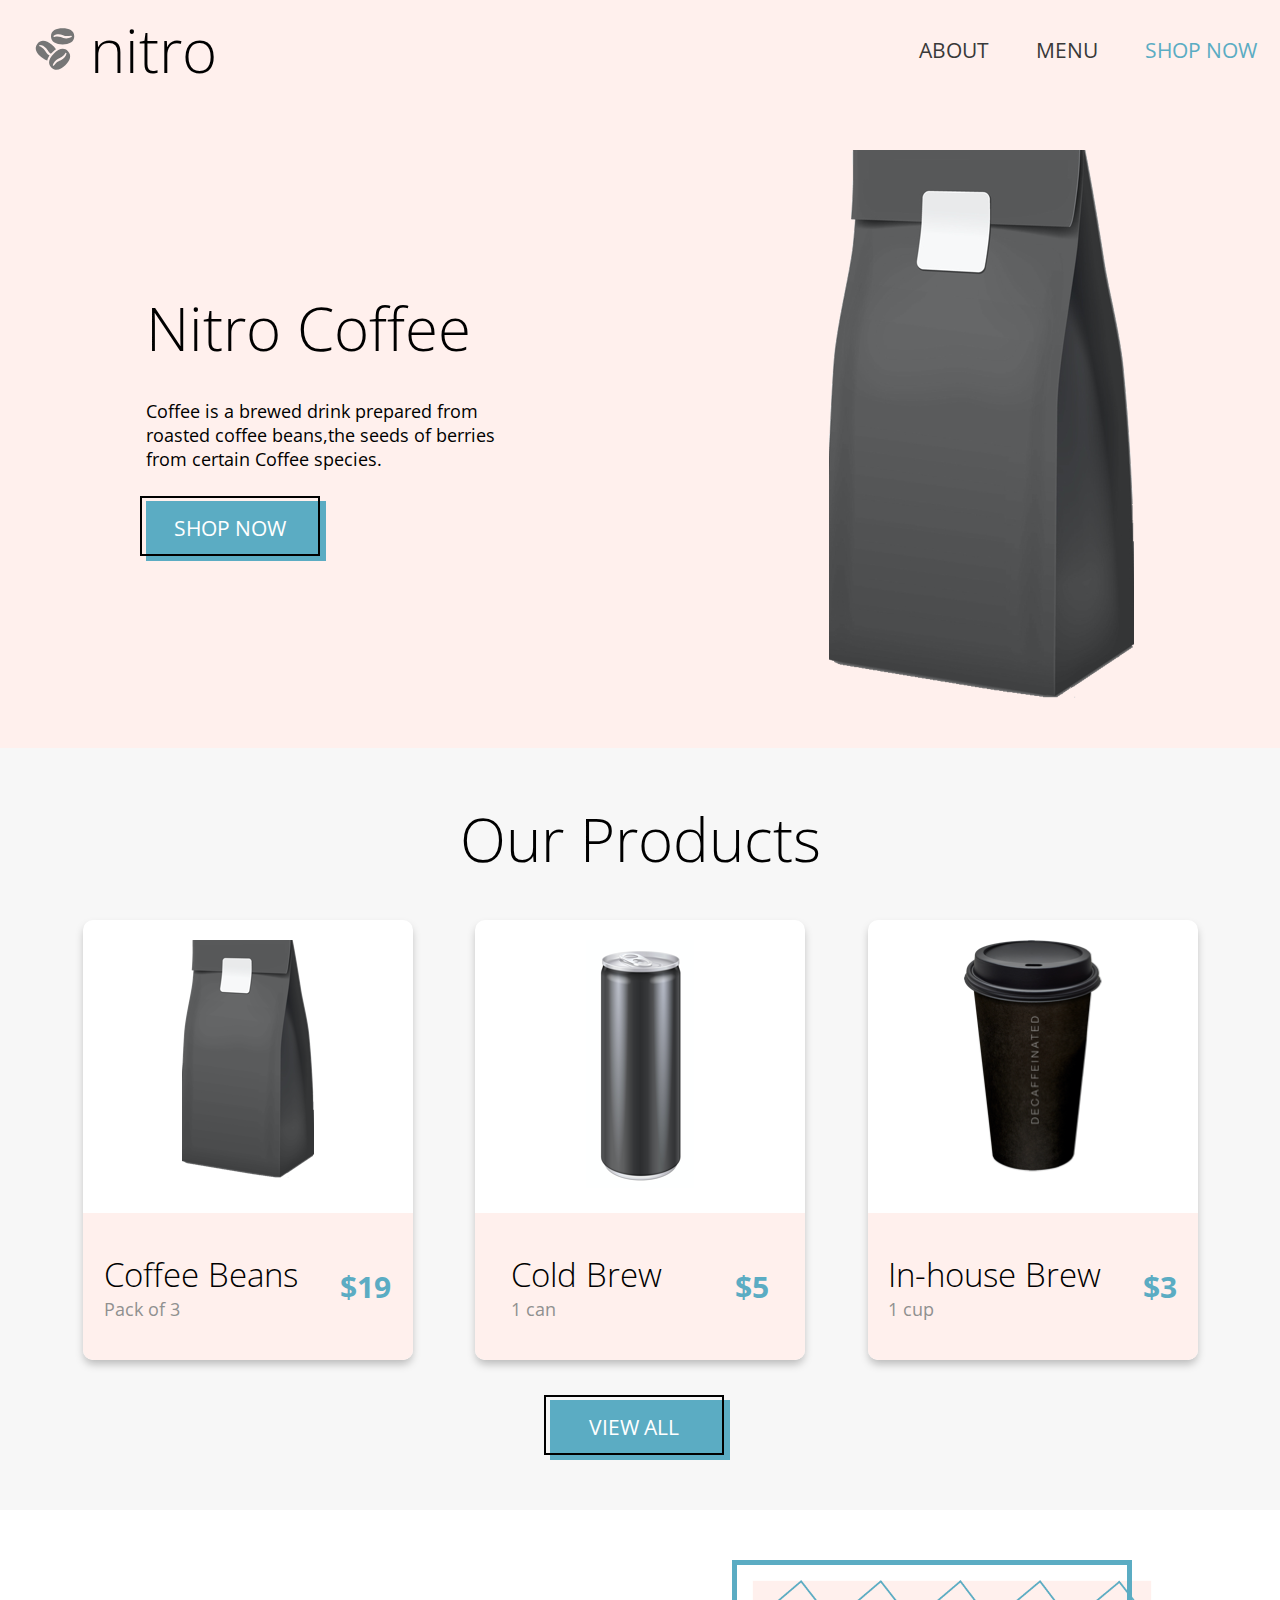
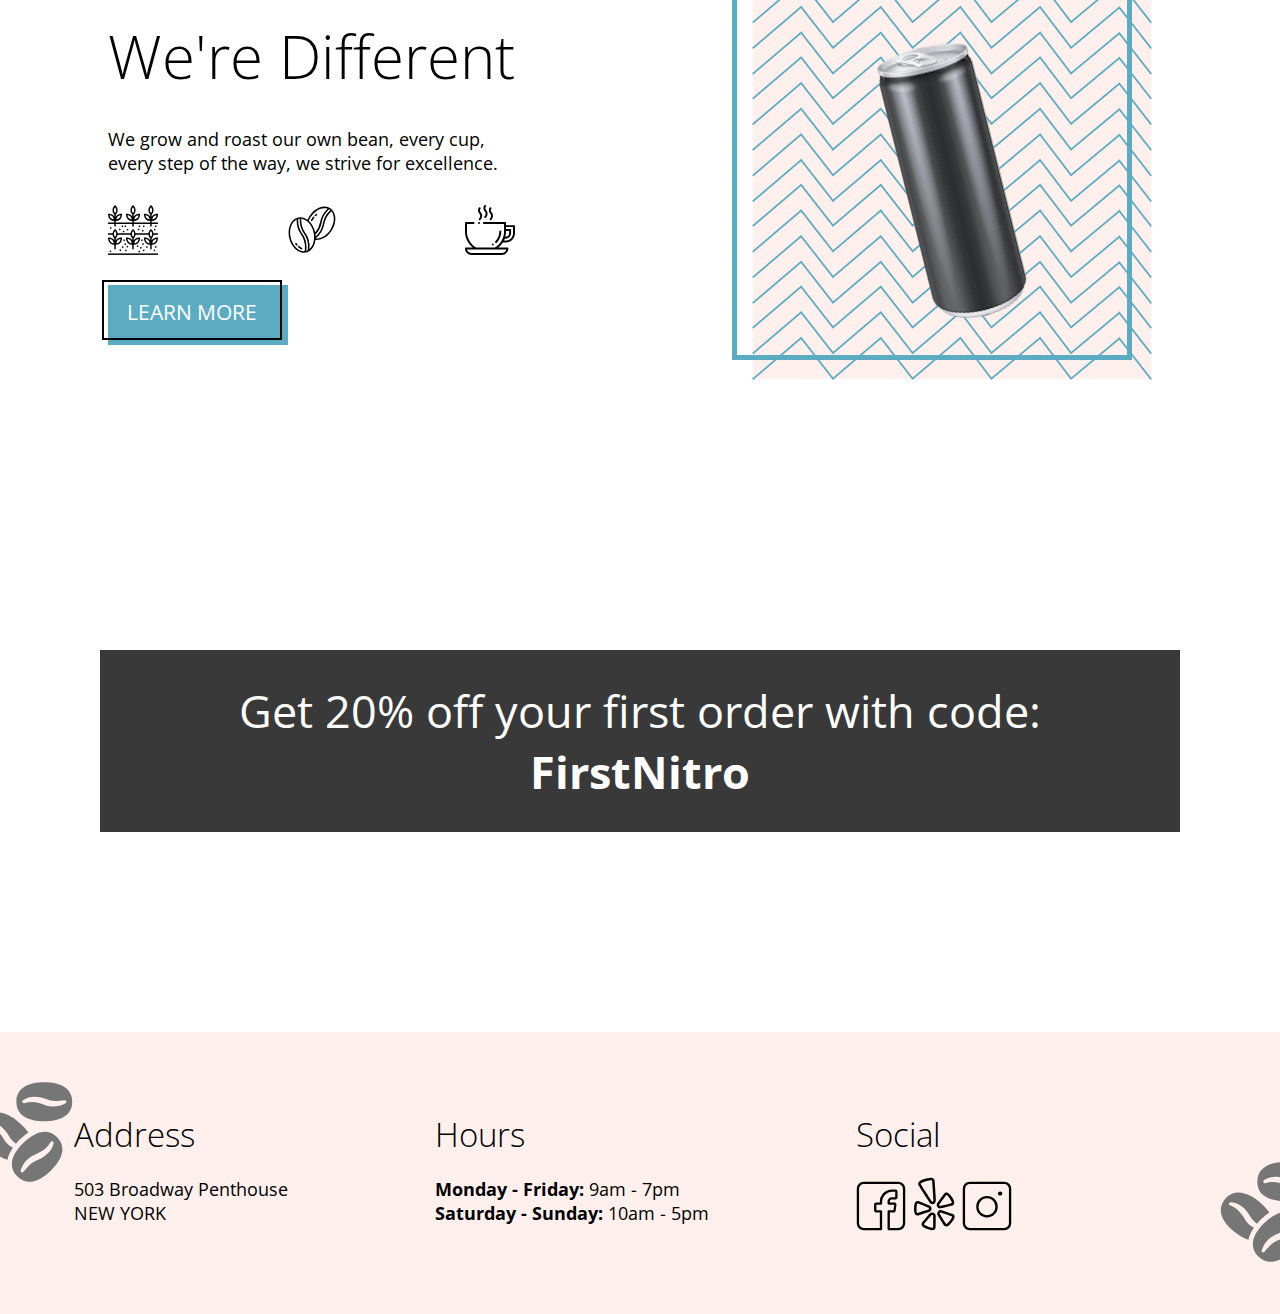
<file: index.html>
<!DOCTYPE html>
<html lang="en">
  <head>
    <meta charset="UTF-8" />
    <meta name="viewport" content="width=device-width, initial-scale=1.0" />
    <link
      href="https://fonts.googleapis.com/css2?family=Open+Sans:ital,wght@0,300;0,400;0,600;0,700;1,400&display=swap"
      rel="stylesheet"
    />
    <link rel="stylesheet" href="./scss/landing.css" />
    <title>Coffee Shop - Home</title>
  </head>
  <body>
    <header class="header">
      <div class="header__left">
        <a href="../index.html">
          <img
            class="header__icon"
            src="../assets/logos/coffee-beans-logo-and-footer.svg"
            alt="header icon"
          />
        </a>
        <h1>nitro</h1>
      </div>
      <nav class="header__nav">
        <ul class="header__items">
          <li>
            <a class="header__link--black" href="./index.html"> ABOUT </a>
          </li>
          <li>
            <a class="header__link--black" href="./pages/menu.html"> MENU </a>
          </li>
          <li>
            <a class="header__link--blue" href="./pages/menu.html">
              SHOP NOW
            </a>
          </li>
        </ul>
      </nav>
    </header>

    <section class="section">
      <div>
        <h2 class="label-left">Nitro Coffee</h2>
        <p class="section__text">
          Coffee is a brewed drink prepared from roasted coffee beans,the seeds
          of berries from certain Coffee species.
        </p>
        <div class="button">
          <a href="./pages/menu.html" class="button__link"></a>
          <div class="button__border">SHOP NOW</div>
        </div>
      </div>

      <img src="./assets/images/coffeebeans-hero.png" alt="coffee bag" />
    </section>

    <section class="product">
      <h2>Our Products</h2>
      <div class="card-container">
        <div class="card">
          <img src="./assets/images/coffeebeans.png" alt="coffee beans" />
          <div class="card__pink">
            <div>
              <h3>Coffee Beans</h3>
              <span class="card__bottom">Pack of 3</span>
            </div>
            <div class="price">$19</div>
          </div>
        </div>

        <div class="card">
          <img src="./assets/images/coldbrew.png" alt="cold brew" />
          <div class="card__pink">
            <div>
              <h3>Cold Brew</h3>
              <span class="card__bottom">1 can</span>
            </div>
            <div class="price">$5</div>
          </div>
        </div>

        <div class="card">
          <img src="./assets/images/inhousebrew.png" alt="in-house brew" />
          <div class="card__pink">
            <div>
              <h3>In-house Brew</h3>
              <span class="card__bottom">1 cup</span>
            </div>
            <div class="price">$3</div>
          </div>
        </div>
      </div>
      <div class="button">
        <a href="./pages/menu.html" class="button__link"></a>
        <div class="button__border">VIEW ALL</div>
      </div>
    </section>

    <section class="learnmore">
      <div class="learnmore__left">
        <h2 class="label-left">We're Different</h2>
        <p class="section__text">
          We grow and roast our own bean, every cup, every step of the way, we
          strive for excellence.
        </p>

        <div class="icon-container">
          <img class="icon" src="./assets/logos/planting.svg" alt="planting" />
          <img
            class="icon"
            src="./assets/logos/coffee-beans.svg"
            alt="coffee beans"
          />
          <img
            class="icon"
            src="./assets/logos/coffee-cup.svg"
            alt="coffee cup"
          />
        </div>
        <div class="button">
          <a href="./index.html" class="button__link"></a>
          <div class="button__border">LEARN MORE</div>
        </div>
      </div>
      <div class="learnmore__right">
        <img
          class="learnmore__right-img"
          src="./assets/images/tiltedcan.png"
          alt="drink"
        />
        <div class="learnmore__right-border"></div>
      </div>
    </section>

    <div class="discount">
      <p class="discount__text">
        Get 20% off your first order with code:
        <span class="bold">FirstNitro</span>
      </p>
    </div>

    <footer class="footer">
      <div>
        <h3 class="label-left">Address</h3>
        <p class="text">503 Broadway Penthouse</p>
        <p class="text">NEW YORK</p>
      </div>

      <div>
        <h3 class="label-left">Hours</h3>
        <p class="text"><span class="bold">Monday - Friday:</span> 9am - 7pm</p>
        <p class="text">
          <span class="bold">Saturday - Sunday:</span> 10am - 5pm
        </p>
      </div>

      <div>
        <h3 class="label-left">Social</h3>
        <span class="icons">
          <a href="https://www.facebook.com/"
            ><img
              class="icon"
              src="./assets/logos/Facebook-Icon.svg"
              alt="facebook"
          /></a>
          <a href="https://www.yelp.com/"
            ><img class="icon" src="./assets/logos/Yelp-Icon.svg" alt="yelp"
          /></a>
          <a href="https://www.instagram.com/"
            ><img
              class="icon"
              src="./assets/logos/Instagram-Icon.svg"
              alt="instagram"
          /></a>
        </span>
      </div>
      <img
        class="footer__background--left"
        src="./assets/logos/coffee-beans-logo-and-footer.svg"
        alt="coffee"
      />
      <img
        class="footer__background--right"
        src="./assets/logos/coffee-beans-logo-and-footer.svg"
        alt="coffee"
      />
    </footer>
  </body>
</html>
</file>
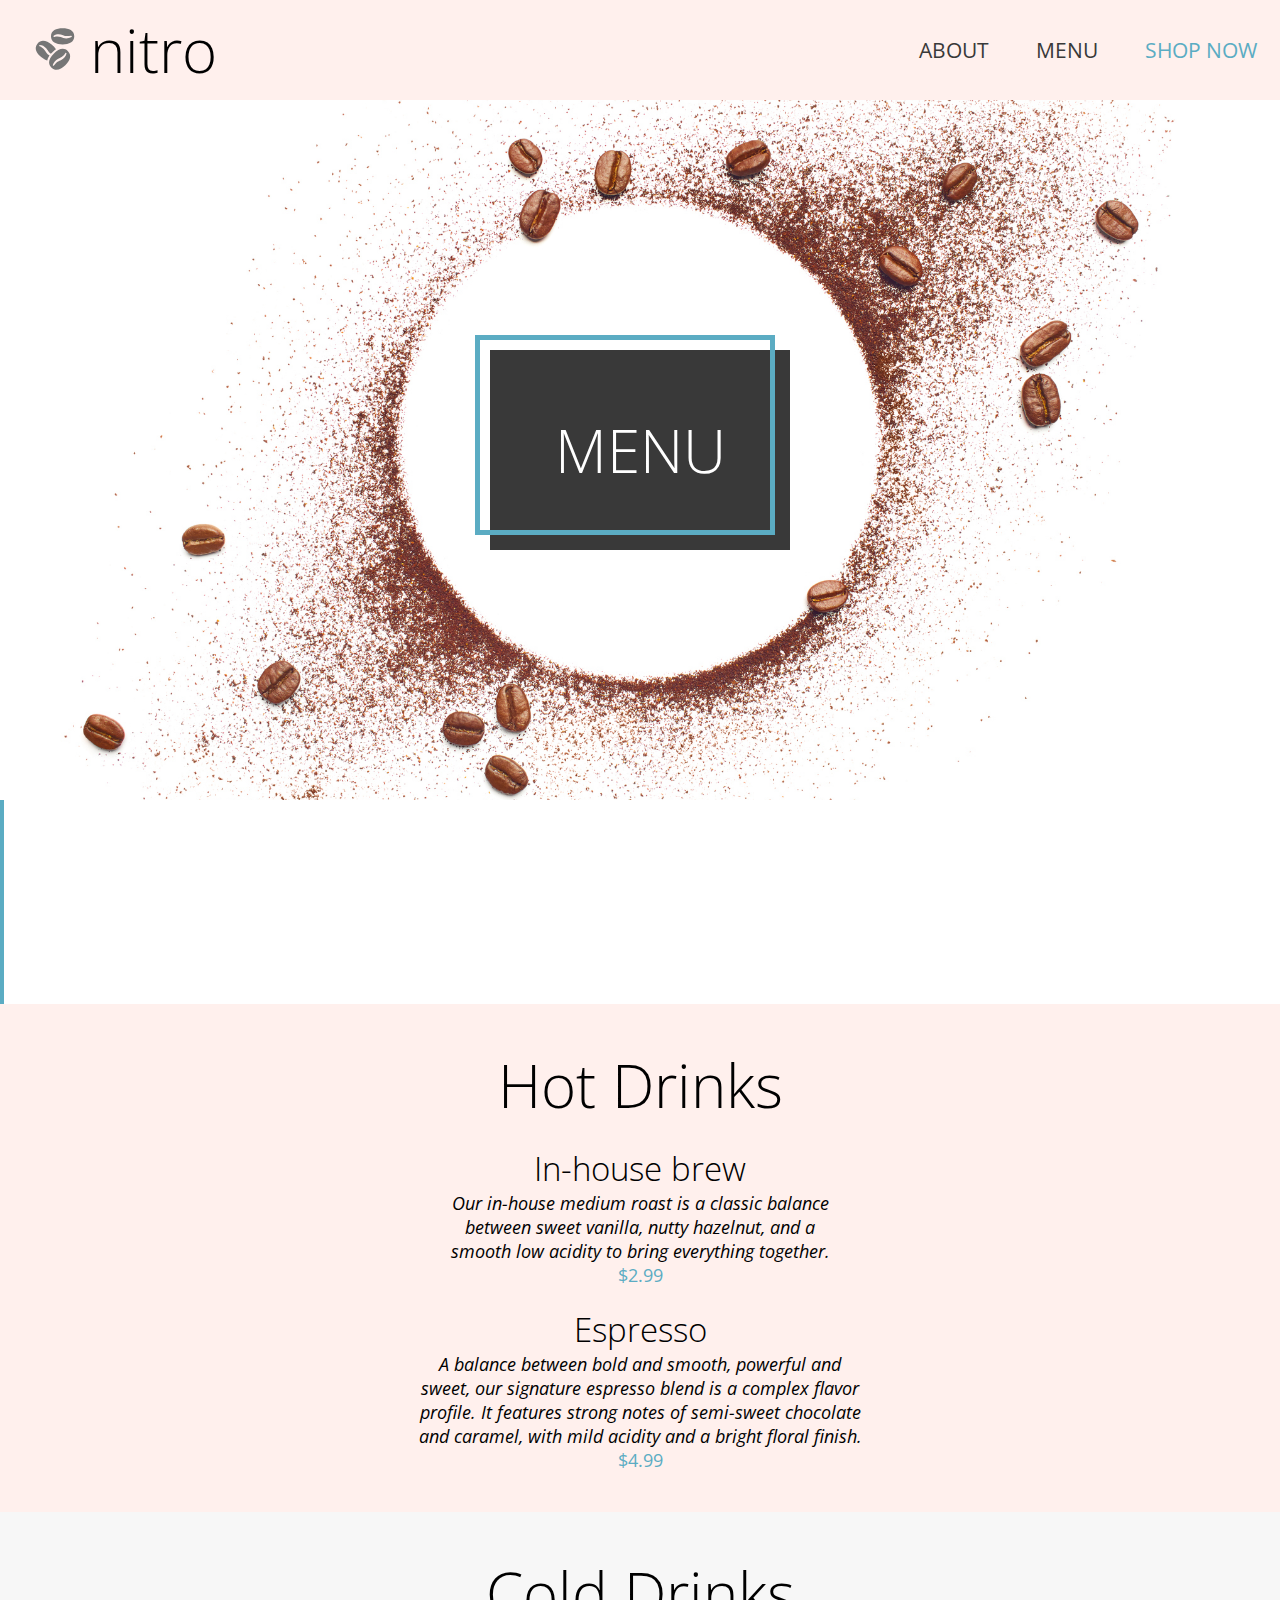
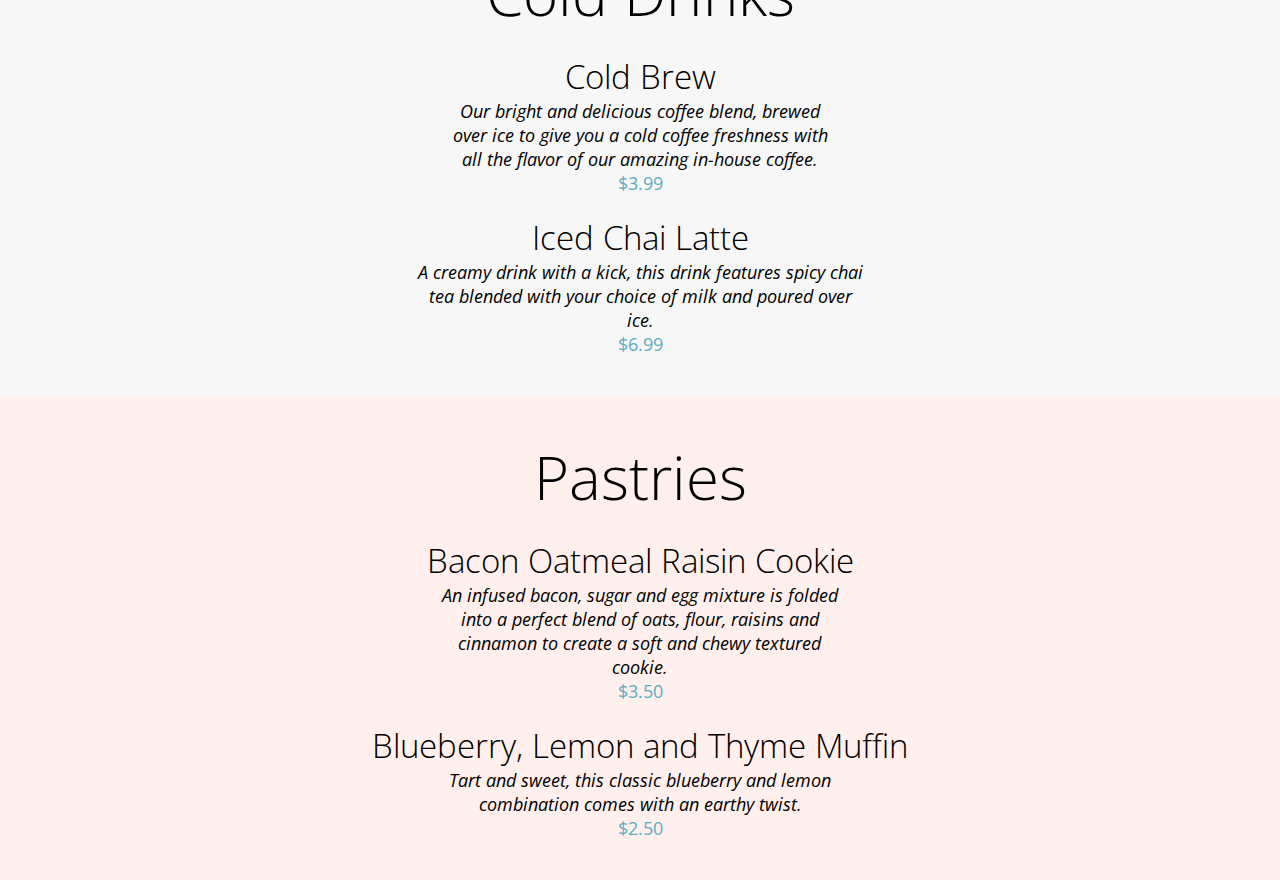
<file: pages/menu.html>
<!DOCTYPE html>
<html lang="en">
  <head>
    <meta charset="UTF-8" />
    <meta name="viewport" content="width=device-width, initial-scale=1.0" />
    <link
      href="https://fonts.googleapis.com/css2?family=Open+Sans:ital,wght@0,300;0,400;0,600;0,700;1,400&display=swap"
      rel="stylesheet"
    />
    <title>Coffee Shop - Menu</title>
    <link rel="stylesheet" href="../scss/menu.css" />
  </head>
  <body>
    <header class="header">
      <div class="header__left">
        <a href="../index.html">
          <img
            class="header__icon"
            src="../assets/logos/coffee-beans-logo-and-footer.svg"
            alt="header icon"
          />
        </a>
        <h1>nitro</h1>
      </div>
      <nav class="header__nav">
        <ul class="header__items">
          <li>
            <a class="header__link--black" href="../index.html"> ABOUT </a>
          </li>
          <li><a class="header__link--black" href="./menu.html"> MENU </a></li>
          <li>
            <a class="header__link--blue" href="./menu.html"> SHOP NOW </a>
          </li>
        </ul>
      </nav>
    </header>

    <section>
      <div class="background-menu">
        <div class="background__menu">
          <div class="background__menutext">MENU</div>
          <div class="background__menu-border"></div>
        </div>
      </div>
      <nav class="menu">
        <ul class="menu__list">
          <li class="menu__item">
            <a class="menu__link" href="#hot drinks"> Hot Drinks </a>
          </li>
          <li class="menu__item">
            <a class="menu__link" href="#cold drinks"> Cold Drinks </a>
          </li>
          <li class="menu__item">
            <a class="menu__link" href="#pastries"> Pastries </a>
          </li>
        </ul>
      </nav>
    </section>

    <div id="hot-drinks" class="drink--pink">
      <h2>Hot Drinks</h2>
      <div class="drink">
        <h3>In-house brew</h3>
        <p class="drink__text">
          Our in-house medium roast is a classic balance between sweet vanilla,
          nutty hazelnut, and a smooth low acidity to bring everything together.
        </p>
        <p class="drink__price">$2.99</p>
      </div>

      <h3>Espresso</h3>
      <p class="drink__text">
        A balance between bold and smooth, powerful and sweet, our signature
        espresso blend is a complex flavor profile. It features strong notes of
        semi-sweet chocolate and caramel, with mild acidity and a bright floral
        finish.
      </p>
      <p class="drink__price">$4.99</p>
    </div>

    <div id="cold-drinks" class="drink--gray">
      <h2>Cold Drinks</h2>
      <div class="drink">
        <h3>Cold Brew</h3>
        <p class="drink__text">
          Our bright and delicious coffee blend, brewed over ice to give you a
          cold coffee freshness with all the flavor of our amazing in-house
          coffee.
        </p>
        <p class="drink__price">$3.99</p>
      </div>
      <h3>Iced Chai Latte</h3>
      <p class="drink__text">
        A creamy drink with a kick, this drink features spicy chai tea blended
        with your choice of milk and poured over ice.
      </p>
      <p class="drink__price">$6.99</p>
    </div>

    <div id="pastries" class="drink--pink">
      <h2>Pastries</h2>
      <div class="drink">
        <h3>Bacon Oatmeal Raisin Cookie</h3>
        <p class="drink__text">
          An infused bacon, sugar and egg mixture is folded into a perfect blend
          of oats, flour, raisins and cinnamon to create a soft and chewy
          textured cookie.
        </p>
        <p class="drink__price">$3.50</p>
      </div>
      <h3>Blueberry, Lemon and Thyme Muffin</h3>
      <p class="drink__text">
        Tart and sweet, this classic blueberry and lemon combination comes with
        an earthy twist.
      </p>
      <p class="drink__price">$2.50</p>
    </div>
  </body>
</html>
</file>
<file: scss/landing.css>
* {
  box-sizing: border-box;
  margin: 0;
  padding: 0;
}

body {
  font-family: "Open Sans";
  font-weight: 400;
}

.header {
  background-color: #FFF0ED;
  display: flex;
  align-items: center;
  justify-content: space-between;
  height: 10rem;
}
.header__left {
  display: flex;
  align-items: center;
  padding-left: 2rem;
}
.header__icon {
  width: 5rem;
  margin: 1rem;
}
.header__link--black {
  color: #393939;
}
.header__link--blue {
  color: #5BACC3;
}
.header__nav {
  width: 30%;
}
.header__items {
  list-style-type: none;
  font-size: 2.1rem;
  display: flex;
  justify-content: space-around;
}

html {
  font-size: 62.5%;
}

a {
  text-decoration: none;
}

h1 {
  font-size: 6rem;
  font-weight: 300;
}

h2 {
  font-size: 6rem;
  font-weight: 300;
  text-align: center;
}

h3 {
  font-size: 3.3rem;
  font-weight: 300;
  text-align: center;
}

.section {
  background-color: #FFF0ED;
  display: flex;
  justify-content: space-around;
  align-items: center;
  padding: 5rem 0;
}
.section__text {
  font-size: 1.8rem;
  width: 39rem;
  margin: 3rem 0;
}

.button {
  position: relative;
}
.button__link {
  background-color: #5BACC3;
  border: none;
  width: 18rem;
  display: block;
  height: 6rem;
}
.button__border {
  position: absolute;
  border: 2px solid black;
  width: 18rem;
  height: 6rem;
  left: -0.6rem;
  bottom: 0.5rem;
  color: white;
  text-align: center;
  font-size: 2.1rem;
  font-weight: 400;
  padding: 1.6rem;
}
.button__border:active {
  left: 0;
  bottom: 0;
}

.price {
  color: #5BACC3;
  font-size: 3rem;
  font-weight: bold;
}

.label-left {
  text-align: left;
  margin-bottom: 2rem;
}

.discount {
  background-color: #393939;
  margin: 20rem 10rem;
  padding: 3rem;
  animation: flash 5s infinite;
}
.discount__text {
  font-size: 4.5rem;
  font-weight: 400;
  color: white;
  text-align: center;
}

.bold {
  font-weight: bold;
}

.footer {
  background-color: #FFF0ED;
  display: flex;
  justify-content: space-around;
  padding: 8rem 0;
  position: relative;
  overflow: hidden;
}
.footer__background--left {
  position: absolute;
  padding-right: 96vw;
  height: 12rem;
  margin-top: -4rem;
}
.footer__background--right {
  position: absolute;
  padding-left: 98vw;
  height: 12rem;
  margin-top: 4rem;
}

.icons {
  width: 35rem;
  display: inline-block;
}

.text {
  font-size: 1.8rem;
}

.card {
  box-shadow: 0 5px 9px -1px rgba(0, 0, 0, 0.25);
  width: 33rem;
  height: 44rem;
  border-radius: 10px;
  text-align: center;
  display: flex;
  flex-direction: column;
  align-items: center;
  justify-content: space-between;
  background-color: white;
  padding-top: 2rem;
  overflow: hidden;
}
.card-container {
  display: flex;
  justify-content: space-evenly;
  margin: 2rem;
  padding: 2rem;
  width: 100%;
}
.card__pink {
  background-color: #FFF0ED;
  width: 100%;
  height: 35%;
  display: flex;
  justify-content: space-around;
  align-items: center;
}
.card__bottom {
  text-align: left;
  color: #909090;
  font-size: 1.8rem;
  display: flow;
}

.product {
  display: flex;
  flex-direction: column;
  align-items: center;
  padding: 5rem 0;
  background-color: #F7F7F7;
}

.learnmore {
  display: flex;
  justify-content: space-around;
  padding: 5rem 0;
  align-items: center;
}
.learnmore__right {
  background-image: url(../assets/images/coldbrewbackground.png);
  width: 40rem;
  display: flex;
  align-items: center;
  justify-content: center;
  margin: 2rem;
  padding: 2rem;
  height: 40rem;
  background-size: contain;
  position: relative;
}
.learnmore__right img {
  animation-play-state: paused;
}
.learnmore__right:hover img {
  animation: spin 4s linear infinite;
}
.learnmore__right-border {
  position: absolute;
  border: 5px solid #5BACC3;
  width: 40rem;
  height: 40rem;
  left: -2rem;
  bottom: 2rem;
}

.icon {
  width: 5rem;
}
.icon-container {
  display: flex;
  justify-content: space-between;
  margin-bottom: 3rem;
}

@keyframes spin {
  100% {
    transform: rotate(360deg);
  }
}
@keyframes flash {
  0% {
    background: #393939;
  }
  25% {
    background: #5BACC3;
  }
  50% {
    background: #393939;
  }
  75% {
    background: #5BACC3;
  }
  100% {
    background: #393939;
  }
}/*# sourceMappingURL=landing.css.map */
</file>
<file: scss/menu.css>
* {
  box-sizing: border-box;
  margin: 0;
  padding: 0;
}

body {
  font-family: "Open Sans";
  font-weight: 400;
}

.header {
  background-color: #FFF0ED;
  display: flex;
  align-items: center;
  justify-content: space-between;
  height: 10rem;
}
.header__left {
  display: flex;
  align-items: center;
  padding-left: 2rem;
}
.header__icon {
  width: 5rem;
  margin: 1rem;
}
.header__link--black {
  color: #393939;
}
.header__link--blue {
  color: #5BACC3;
}
.header__nav {
  width: 30%;
}
.header__items {
  list-style-type: none;
  font-size: 2.1rem;
  display: flex;
  justify-content: space-around;
}

html {
  font-size: 62.5%;
}

a {
  text-decoration: none;
}

h1 {
  font-size: 6rem;
  font-weight: 300;
}

h2 {
  font-size: 6rem;
  font-weight: 300;
  text-align: center;
}

h3 {
  font-size: 3.3rem;
  font-weight: 300;
  text-align: center;
}

.background__menutext {
  background-color: #393939;
  width: 30rem;
  height: 20rem;
  text-align: center;
  color: white;
  font-size: 6rem;
  font-weight: 300;
  display: flex;
  justify-content: center;
  align-items: center;
}
.background__menu {
  position: relative;
}
.background-menu {
  background-image: url("../assets/images/coffee-circle.jpg");
  width: 100%;
  height: 70rem;
  background-position: center;
  background-size: cover;
  display: flex;
  justify-content: center;
  align-items: center;
}
.background__menu-border {
  position: absolute;
  border: 5px solid #5BACC3;
  width: 30rem;
  height: 20rem;
  left: -1.5rem;
  bottom: 1.5rem;
}
.background__list {
  list-style-type: none;
  background-color: #393939;
  display: flex;
  justify-content: center;
  width: 100%;
  height: 8rem;
  padding: 2rem;
}

.menu {
  text-align: center;
}
.menu__link {
  text-decoration: none;
  color: white;
  font-size: 2.1rem;
  text-transform: uppercase;
}
.menu__item {
  border-left: 4px solid #5BACC3;
  padding: 2rem;
  display: flex;
  align-items: center;
}

.drink {
  display: flex;
  flex-direction: column;
  align-items: center;
  margin: 2rem 0;
}
.drink--pink {
  background-color: #FFF0ED;
  display: flex;
  flex-direction: column;
  align-items: center;
  padding: 4rem 0px;
}
.drink--gray {
  background-color: #F7F7F7;
  display: flex;
  flex-direction: column;
  align-items: center;
  padding: 4rem 0px;
}
.drink__price {
  color: #5BACC3;
  text-align: center;
  font-size: 1.8rem;
  font-weight: 400;
}
.drink__text {
  font-style: italic;
  font-size: 1.8rem;
  font-weight: 400;
  max-width: 35%;
  text-align: center;
}/*# sourceMappingURL=menu.css.map */
</file>
